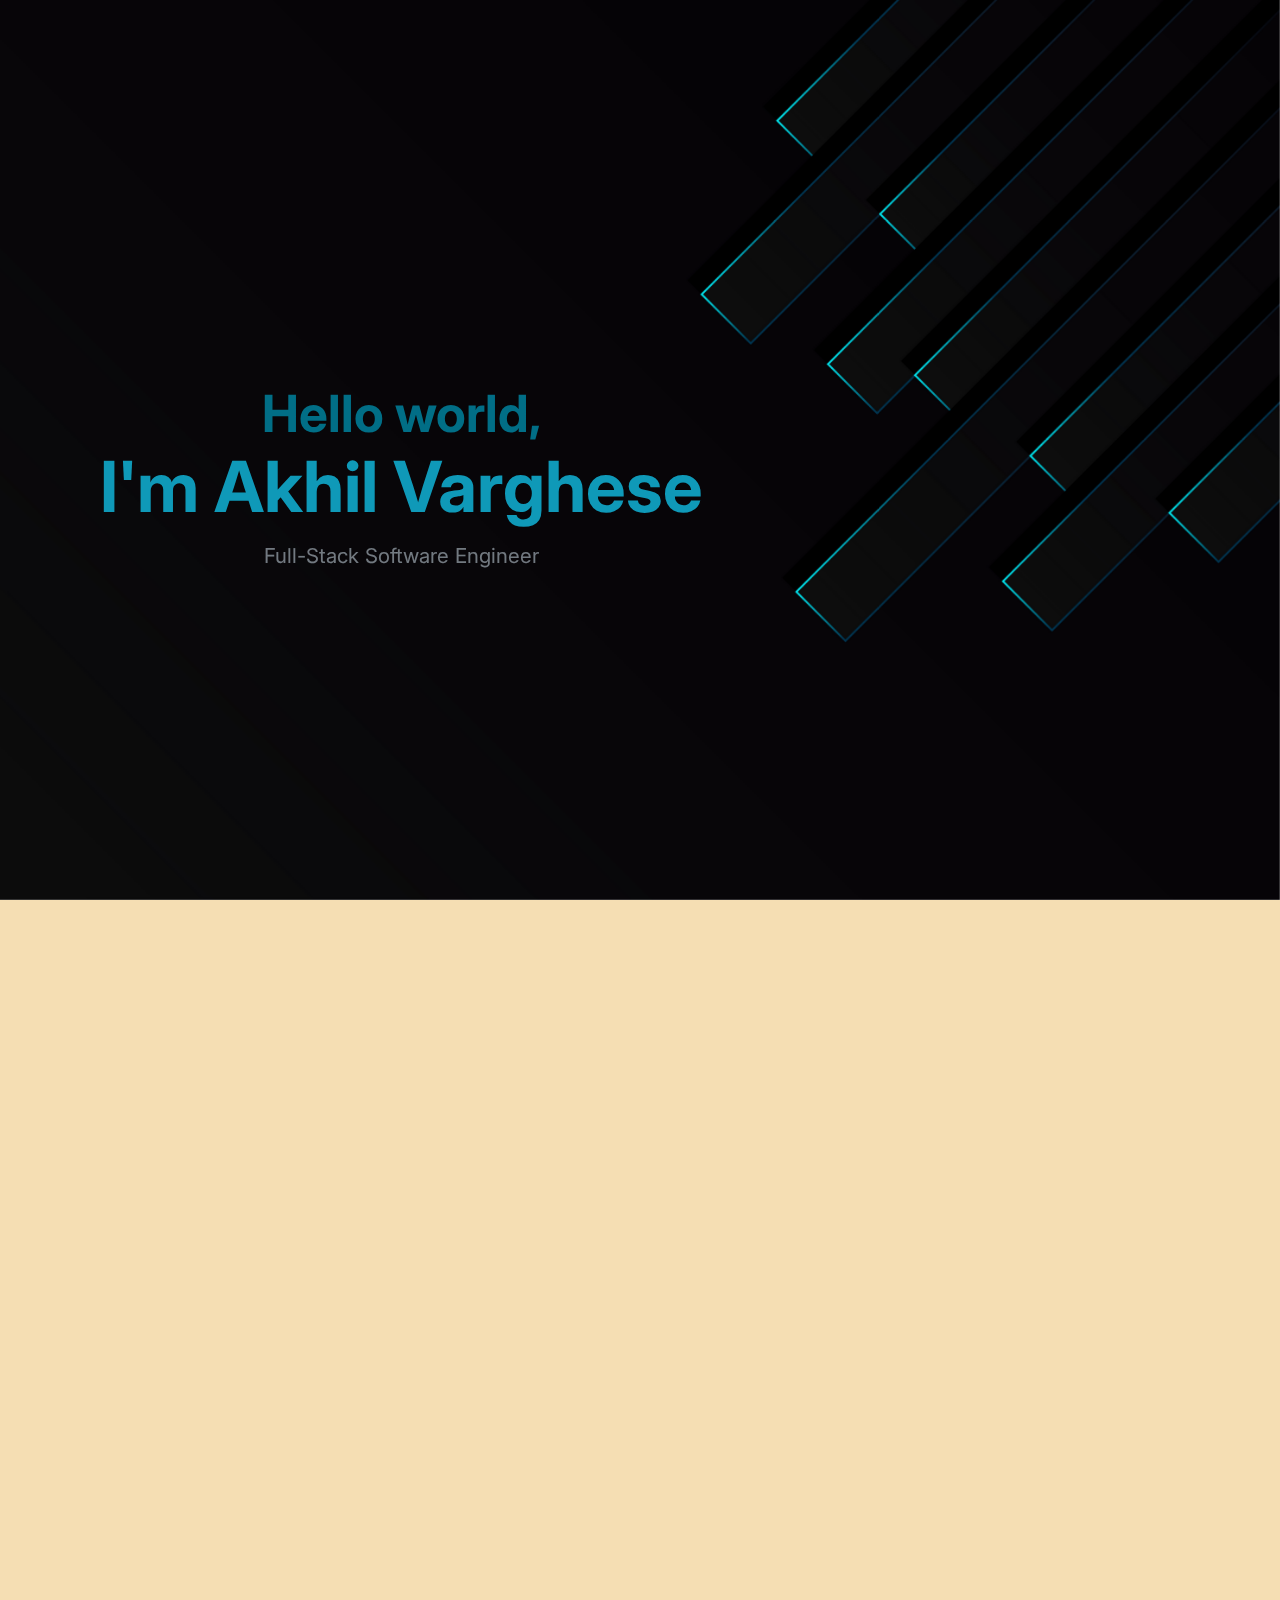
<file: index.html>
<!DOCTYPE html>
<html lang="en">
<head>
    <meta charset="UTF-8">
    <meta name="viewport" content="width=device-width, initial-scale=1.0">
    <title>Akhil Varghese</title>
    <link rel="preconnect" href="https://fonts.googleapis.com">
    <link rel="preconnect" href="https://fonts.gstatic.com" crossorigin>
    <link href="https://fonts.googleapis.com/css2?family=Inter:wght@100..900&display=swap" rel="stylesheet">
    <link rel="stylesheet" href="/Styles/style.css">

</head>
<body>
    <div class="main-container">
        <!-- Banner background image -->
        <div class="banner">
            <img src="/assets/banner2.jpg" alt="">
        </div>

        <!-- Banner details -->
         <div class="container">
            <!-- Home -->
             <div class="home">
                <div class="menubar"></div>
                <div class="name">
                    <div class="name-section1">
                        <h1 class="name-title"> Hello world,</h1>
                        <h1 class="name-heading">I'm Akhil Varghese</h1>
                        <p class="name-subtitle">Full-Stack Software Engineer</p>
                    </div>
                </div>
             </div>
             <div class="about"></div>
         </div>

    </div>
    
</body>
</html>
</file>
<file: Styles/style.css>
*{
    margin: 0;
    padding: 0;
    font-family: Inter;
}

.main-container{
    width: 100vw;
}

.banner{
    width: 100%;
    height: 100%;
    position: fixed;
}

.banner img{
    width: 100%;
    height: 100%;
    object-fit: cover;
}

.container{
    width: 100%;
    height: auto;
    position: absolute;
    top: 0;
    left: 0;
    
    
}

.container .home{
    width: 100%;
    height: 100vh;
    display: flex;
    flex-direction: column;
    align-items: center;
    justify-content: start;
    gap: 10%;

}

.menubar{
  width: 450px;
  height: 60px;
  /* border: 2px solid red; */
  border-radius: 60px;
  margin-top: 10px;
}

.name{
    width: 93%;
    height: 70%;
}

.name-section1{
    width: 60%;
    height: 100%;
    display: flex;
    flex-direction: column;
    justify-content: center;
    align-items: center;
}
.name-title{
    font-size: 4vw;
    color: #016e86;
}

.name-heading{
    font-size: 5.5vw;
    color: #0f99b8;
}

.name-subtitle{
    font-size: 1.6vw;
    color: rgba(219, 235, 248,0.5);
    margin-top: 2%;
}
.about{
    width: 100%;
    height: 100vh;
    background: wheat;
}
</file>
